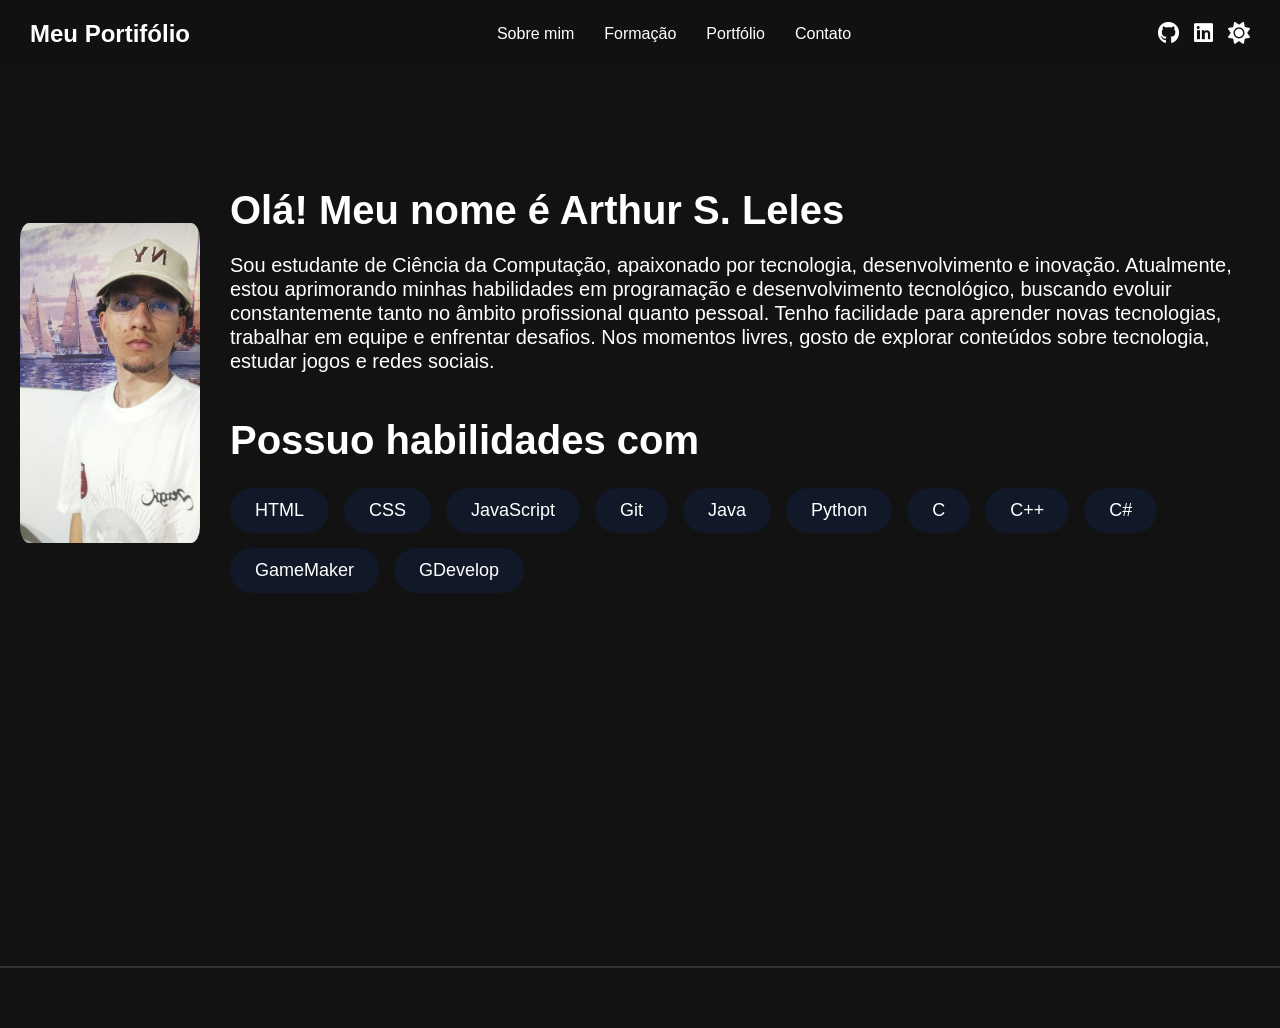
<file: index.html>
<!DOCTYPE html>
<html lang="en">
<head>
    <!-- Configurações Basicas da pagina -->
    <meta charset="UTF-8">
    <meta name="viewport" content="width=device-width, initial-scale=1.0">
    <title>Meu Portfólio</title>

    <!-- CSS arquivo -->
    <link rel="stylesheet" href="style.css">
    <link rel="stylesheet" href="https://cdnjs.cloudflare.com/ajax/libs/font-awesome/6.5.1/css/all.min.css">
</head>
<body>

    <!-- ================= HEADER ================= -->
    <header>
        <nav class="navbar">

            <h1 class="logo"><a href="index.html">Meu Portifólio</a></h1>

            <!-- Botão de menu para celular -->
            <button id="menu-btn">☰</button>

            <!-- Barra de navegaçãoa -->
            <ul id="nav-links">
                <li><a href="index.html">Sobre mim</a></li>
                <li><a href="Formação.html">Formação</a></li>
                <li><a href="portifólio.html">Portfólio</a></li>
                <li><a href="contato.html">Contato</a></li>
            </ul>

            <div class="nav-icons">

                <a href="https://github.com/art720" target="_blank">
                    <i class="fa-brands fa-github"></i>
                </a>

                <a href="https://www.linkedin.com/in/arthur-da-silva-leles-b8b52229b/" target="_blank">
                    <i class="fa-brands fa-linkedin"></i>
                </a>

                <button id="theme-toggle">
                    <i class="fa-solid fa-sun"></i>
                </button>

            </div>
        </nav>
    </header>

    <!-- ================= ABOUT SECTION ================= -->
    <section id="sobre" class="section">
        <div class="side">
            <img src="assets/profile.jpg" alt="Profile Image" class="profile-image">

            <div class="about-text">
                <h2>Olá! Meu nome é Arthur S. Leles</h2>
                
                <div>
                    <p>
                       Sou estudante de Ciência da Computação, apaixonado por tecnologia, desenvolvimento e inovação. Atualmente, estou aprimorando minhas habilidades em programação e desenvolvimento tecnológico, 
                       buscando evoluir constantemente tanto no âmbito profissional quanto pessoal. Tenho facilidade para aprender novas tecnologias, trabalhar em equipe e enfrentar desafios. Nos momentos livres, 
                       gosto de explorar conteúdos sobre tecnologia, estudar jogos e redes sociais.
                    </p>
                </div>
                
                <h2><br>Possuo habilidades com</h2>

                <div class="skills">
                    <span>HTML</span>
                    <span>CSS</span>
                    <span>JavaScript</span>
                    <span>Git</span>
                    <span>Java</span>
                    <span>Python</span>
                    <span>C</span>
                    <span>C++</span>
                    <span>C#</span>
                    <span>GameMaker</span>
                    <span>GDevelop</span>
                </div>

            </div>
        </div>
    </section>

    <!-- JavaScript File -->
    <script src="script.js"></script>

</body>
</html>
</file>
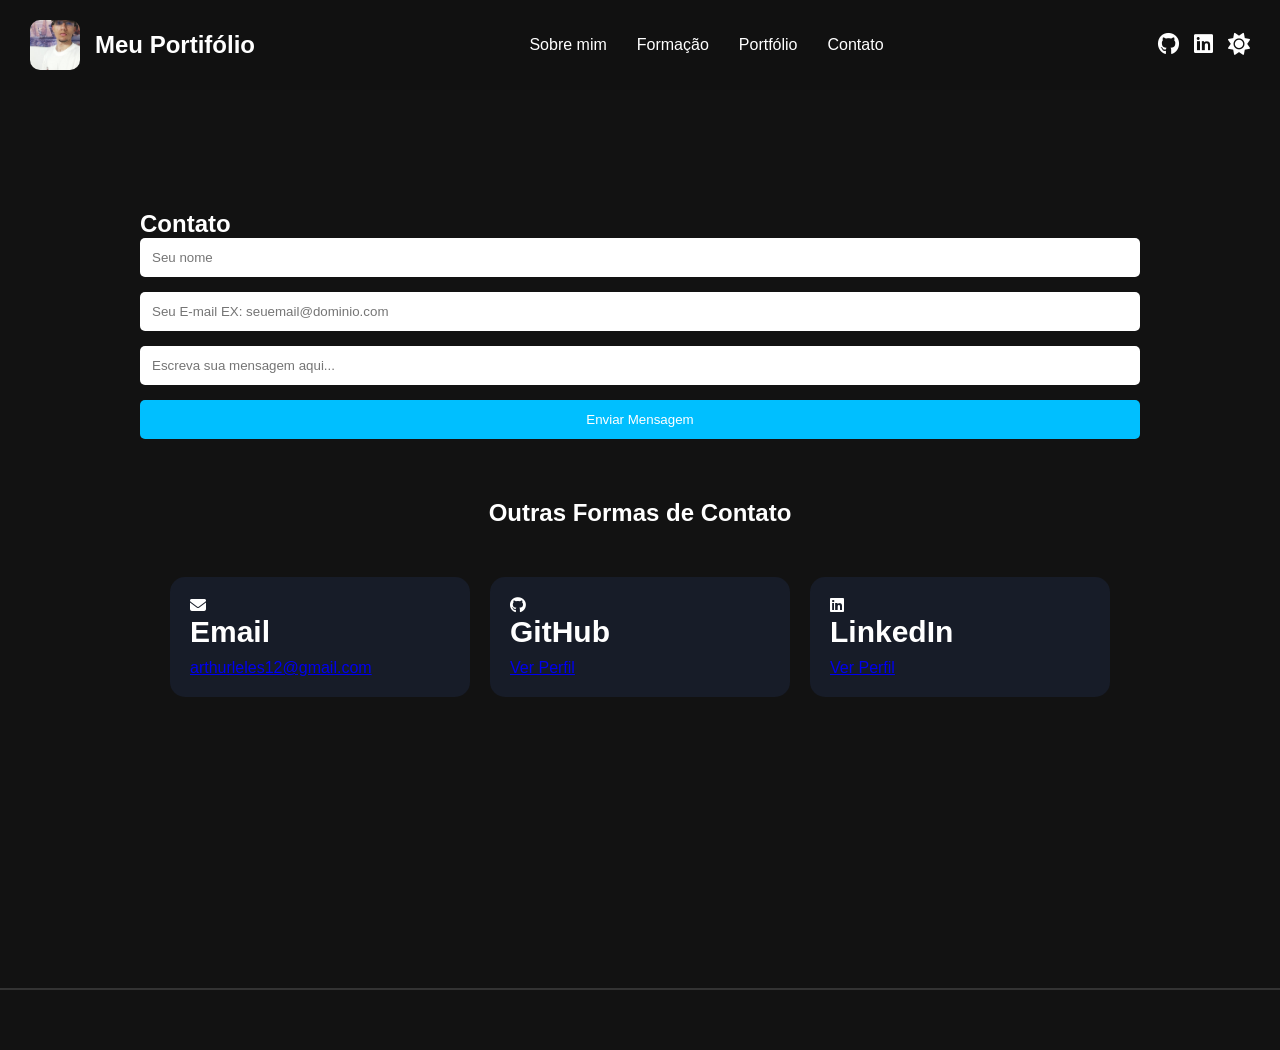
<file: contato.html>
<!DOCTYPE html>
<html lang="en">
<head>
    <!-- Configurações Basicas da pagina -->
    <meta charset="UTF-8">
    <meta name="viewport" content="width=device-width, initial-scale=1.0">
    <title>Contato - Meu Portfólio</title>

    <!-- CSS arquivo -->
    <link rel="stylesheet" href="style.css">
    <link rel="stylesheet" href="https://cdnjs.cloudflare.com/ajax/libs/font-awesome/6.5.1/css/all.min.css">
</head>
<body>

    <!-- ================= HEADER ================= -->
    <header>
        <nav class="navbar">

            <div class="logo">
        <img src="assets/profile.jpg" alt="Minha foto">

            <h1 class="logo"><a href="index.html">Meu Portifólio</a></h1>
            </div>

            <!-- Botão de menu para celular -->
            <button id="menu-btn">☰</button>

            <!-- Barra de navegaçãoa -->
            <ul id="nav-links">
                <li><a href="index.html">Sobre mim</a></li>
                <li><a href="Formação.html">Formação</a></li>
                <li><a href="portifólio.html">Portfólio</a></li>
                <li><a href="contato.html">Contato</a></li>
            </ul>

            <div class="nav-icons">

                <a href="https://github.com/art720" target="_blank">
                    <i class="fa-brands fa-github"></i>
                </a>

                <a href="https://www.linkedin.com/in/arthur-da-silva-leles-b8b52229b/" target="_blank">
                    <i class="fa-brands fa-linkedin"></i>
                </a>

                 <button id="theme-toggle">
                    <i class="fa-solid fa-sun"></i>
                </button>

            </div>
        </nav>
    </header>

    <!-- ================= CONTACT SECTION ================= -->
    <section id="contato" class="section">
        <div class="container">
            <h2>Contato</h2>

            <!-- Contact form -->
            <form id="contact-form">

                <input
                    type="text"
                    id="name"
                    placeholder="Seu nome"
                >

                <input
                    type="email"
                    id="email"
                    placeholder="Seu E-mail EX: seuemail@dominio.com"
                >

                <input
                    type="text"
                    id="message"
                    placeholder="Escreva sua mensagem aqui..."
                ></input>

                <button type="submit">Enviar Mensagem</button>

            </form>
            
            <!-- Outras Formas de Contato -->
            <h2 style="margin-top: 60px; text-align: center;">Outras Formas de Contato</h2>
            
            <section class="formacaotwo">
                <div class="card-formacaotwo">
                    <div class="contact-card">
                        <div class="contact-icon">
                            <i class="fas fa-envelope"></i>
                        </div>
                        <h3>Email</h3>
                        <p><a href="mailto:arthurleles12@gmail.com">arthurleles12@gmail.com</a></p>
                    </div>
                </div>
                
                <div class="card-formacaotwo">
                    <div class="contact-card">
                        <div class="contact-icon">
                            <i class="fab fa-github"></i>
                        </div>
                        <h3>GitHub</h3>
                        <p><a href="https://github.com/art720" target="_blank">Ver Perfil</a></p>
                    </div>
                </div>
                    
                <div class="card-formacaotwo">
                    <div class="contact-card">
                        <div class="contact-icon">
                            <i class="fab fa-linkedin"></i>
                        </div>
                        <h3>LinkedIn</h3>
                        <p><a href="https://www.linkedin.com/in/arthur-da-silva-leles-b8b52229b/" target="_blank">Ver Perfil</a></p>
                    </div>
                </div>

                </div>
            </section>
        </div>
    </section> 
    <!-- JavaScript File -->
    <script src="script.js"></script>

</body>
</html>
</file>
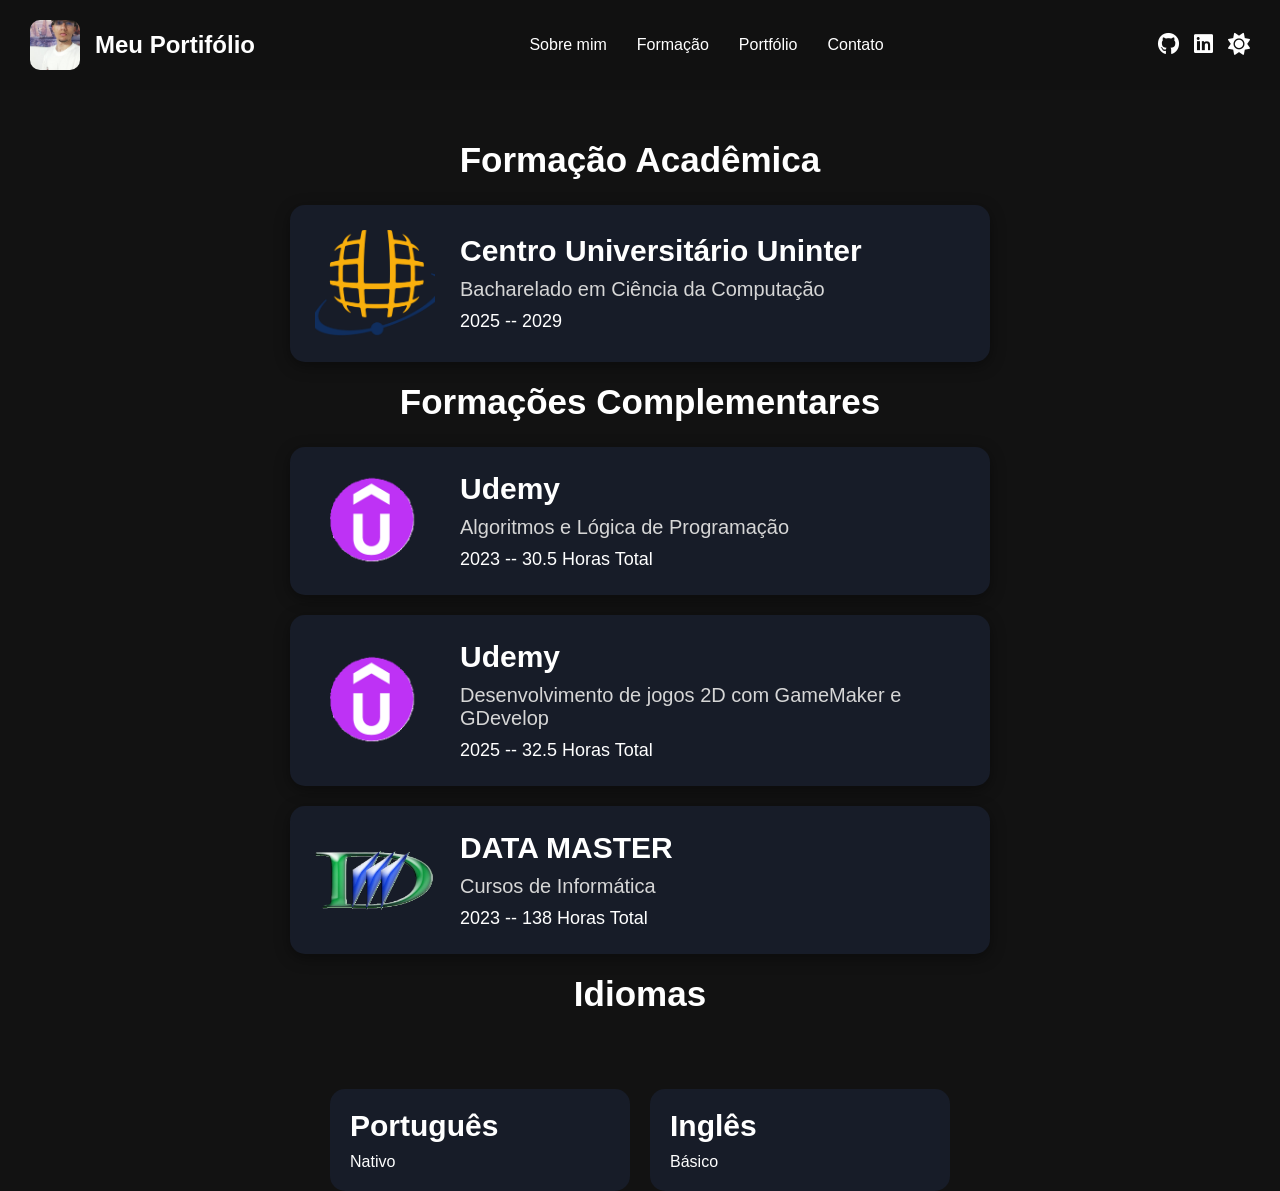
<file: Formação.html>
<!DOCTYPE html>
<html lang="en">
<head>
    <!-- Configurações Basicas da pagina -->
    <meta charset="UTF-8">
    <meta name="viewport" content="width=device-width, initial-scale=1.0">
    <title>Formação - Meu Portfólio</title>

    <!-- CSS arquivo -->
    <link rel="stylesheet" href="style.css">
    <link rel="stylesheet" href="https://cdnjs.cloudflare.com/ajax/libs/font-awesome/6.5.1/css/all.min.css">
</head>
<body>

    <!-- ================= HEADER ================= -->
    <header>
        <nav class="navbar">

            <div class="logo">
        <img src="assets/profile.jpg" alt="Minha foto">

            <h1 class="logo"><a href="index.html">Meu Portifólio</a></h1>
            </div>

            <!-- Botão de menu para celular -->
            <button id="menu-btn">☰</button>

            <!-- Barra de navegaçãoa -->
            <ul id="nav-links">
                <li><a href="index.html">Sobre mim</a></li>
                <li><a href="Formação.html">Formação</a></li>
                <li><a href="portifólio.html">Portfólio</a></li>
                <li><a href="contato.html">Contato</a></li>
            </ul>

            <div class="nav-icons">

                <a href="https://github.com/art720" target="_blank">
                    <i class="fa-brands fa-github"></i>
                </a>

                <a href="https://www.linkedin.com/in/arthur-da-silva-leles-b8b52229b/" target="_blank">
                    <i class="fa-brands fa-linkedin"></i>
                </a>

                 <button id="theme-toggle">
                    <i class="fa-solid fa-sun"></i>
                </button>

            </div>
        </nav>
    </header>

    <!-- ================= EDUCATION SECTION ================= -->
<section class="formacao">

    <h2>Formação Acadêmica</h2>

        <div class="card-formacao">

            <img src="assets/Uninter.png" alt="Ícone">

            <div class="info">
                <h3>Centro Universitário Uninter</h3>

                <p>Bacharelado em Ciência da Computação</p>

                <span>2025 -- 2029</span>
            </div>
        </div>

    <h2>Formações Complementares</h2>

        <div class="card-formacao">

            <img src="assets/U.png" alt="Ícone">

            <div class="info">
                <h3>Udemy</h3>

                <p>Algoritmos e Lógica de Programação</p>

                <span>2023 -- 30.5 Horas Total</span>
            </div>
        </div>

        <div class="card-formacao">

            <img src="assets/U.png" alt="Ícone">

            <div class="info">
                <h3>Udemy</h3>

                <p>Desenvolvimento de jogos 2D com GameMaker e GDevelop</p>

                <span>2025 -- 32.5 Horas Total</span>
            </div>
        </div>

        <div class="card-formacao">

                <img src="assets/Data.png" alt="Ícone">

                <div class="info">
                    <h3>DATA MASTER</h3>

                    <p>Cursos de Informática</p>

                    <span>2023 -- 138 Horas Total</span>
                </div>
            </div>

    <h2>Idiomas</h2>

    <section class="formacaotwo">

        <div class="card-formacaotwo">
            <h3>Português</h3>
            <span>Nativo</span>
        </div>

         <div class="card-formacaotwo">
            <h3>Inglês</h3>
            <span>Básico</span>
        </div>

    </section>
    
</section>

    <!-- JavaScript File -->
    <script src="script.js"></script>

</body>
</html>
</file>
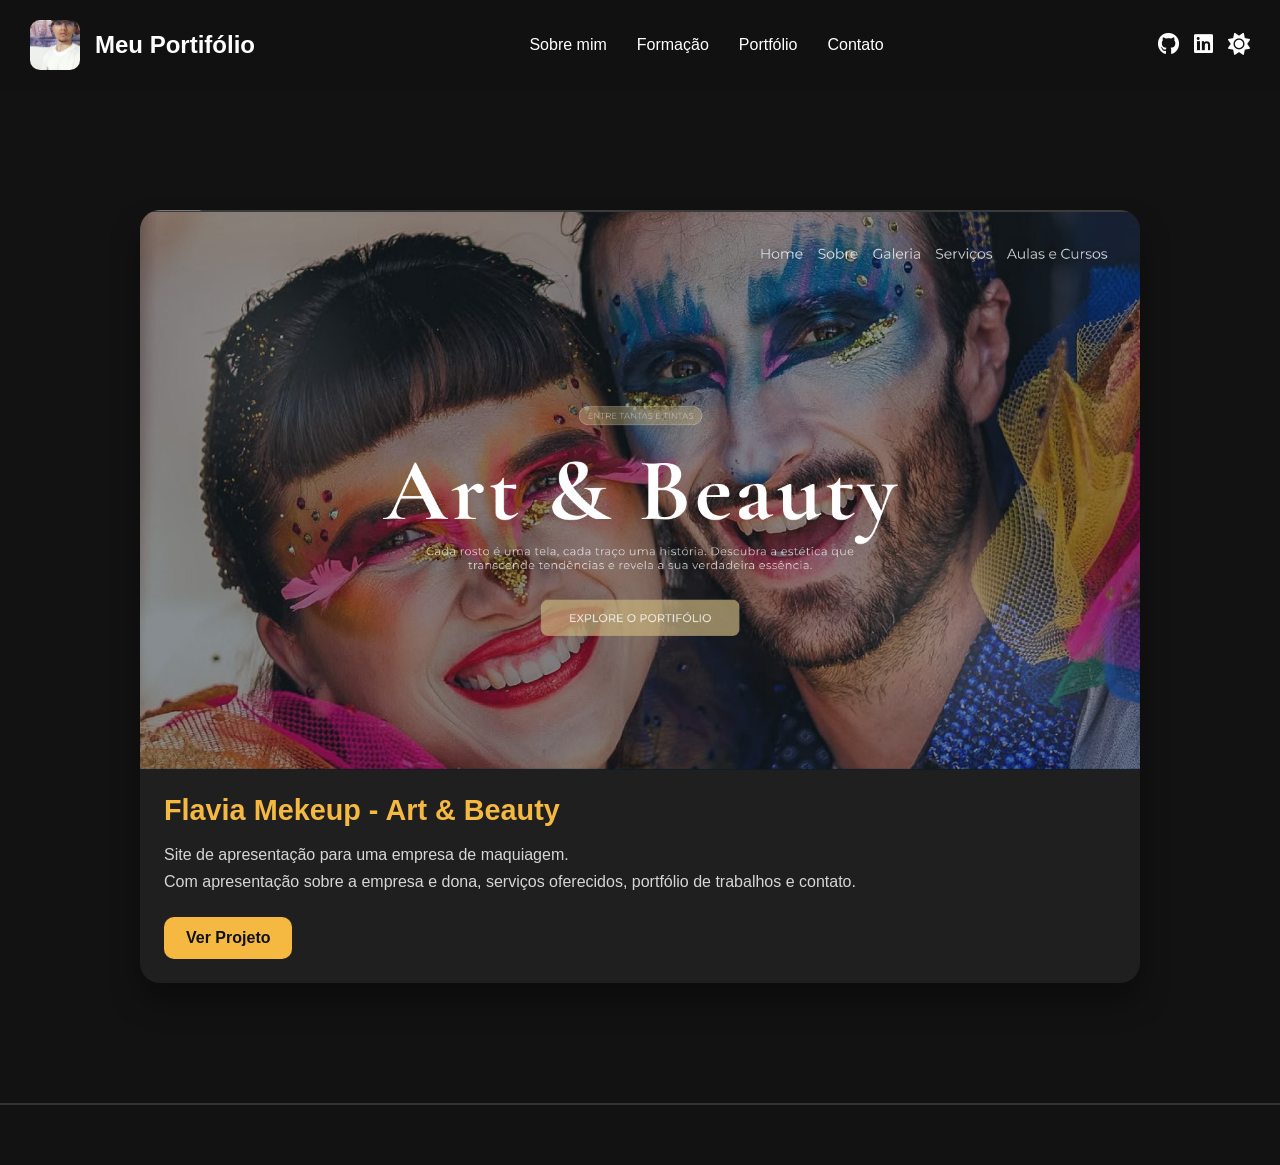
<file: portifólio.html>
<!DOCTYPE html>
<html lang="en">
<head>
    <!-- Configurações Basicas da pagina -->
    <meta charset="UTF-8">
    <meta name="viewport" content="width=device-width, initial-scale=1.0">
    <title>Portfólio - Meu Portfólio</title>

    <!-- CSS arquivo -->
    <link rel="stylesheet" href="style.css">
    <link rel="stylesheet" href="https://cdnjs.cloudflare.com/ajax/libs/font-awesome/6.5.1/css/all.min.css">
</head>
<body>

    <!-- ================= HEADER ================= -->
    <header>
        <nav class="navbar">

            <div class="logo">
        <img src="assets/profile.jpg" alt="Minha foto">

            <h1 class="logo"><a href="index.html">Meu Portifólio</a></h1>
            </div>
            <!-- Botão de menu para celular -->
            <button id="menu-btn">☰</button>

            <!-- Barra de navegaçãoa -->
            <ul id="nav-links">
                <li><a href="index.html">Sobre mim</a></li>
                <li><a href="Formação.html">Formação</a></li>
                <li><a href="portifólio.html">Portfólio</a></li>
                <li><a href="contato.html">Contato</a></li>
            </ul>

            <div class="nav-icons">

                <a href="https://github.com/art720" target="_blank">
                    <i class="fa-brands fa-github"></i>
                </a>

                <a href="https://www.linkedin.com/in/arthur-da-silva-leles-b8b52229b/" target="_blank">
                    <i class="fa-brands fa-linkedin"></i>
                </a>

                 <button id="theme-toggle">
                    <i class="fa-solid fa-sun"></i>
                </button>

            </div>
        </nav>
    </header>

    <!-- ================= PORTFOLIO SECTION ================= -->
    <section id="portfolio" class="section">
        <div class="container">

            <div class="projects">

                <div class="project-card">
                    <img src="assets/Flavia.jpg" alt="Flavia Mekeup - Art & Beauty" class="project-card-img">
                    <div class="card-content">
                        <h3>Flavia Mekeup - Art & Beauty</h3>
                        <p>Site de apresentação para uma empresa de maquiagem.
                            <br>Com apresentação sobre a empresa e dona, serviços oferecidos, portfólio de trabalhos e contato.
                        </p>
                        <a href="https://github.com/PedroLeles05/Projeto-art-beauty" target="_blank">Ver Projeto</a>
                    </div>
                </div>
            </div>
        </div>
    </section>

    <!-- JavaScript File -->
    <script src="script.js"></script>

</body>
</html>
</file>
<file: style.css>
/* ================= GENERAL ================= */

* {
    margin: 0;
    padding: 0;
    box-sizing: border-box;
}

body {
    font-family: Arial, sans-serif;
    background-color: #121212;
    color: white;
    transition: 0.3s;
}

/* ================= LIGHT THEME ================= */

body.light-mode {
    background-color: #f4f4f4;
    color: #222;
}

/* ================= NAVBAR ================= */

.logo{
    display: flex;

    align-items: center;

    gap: 15px;
}

.logo img{
    width: 50px;
    height: 50px;

    border-radius: 10px;

    object-fit: cover;

}

.logo a {
    color: white;
    text-decoration: none;
}

body.light-mode .logo a {
    color: #222;
}

nav{
    background-color: #111;

    display: flex;
    justify-content: space-between;
    align-items: center;

    padding: 20px 30px;
    transition: 0.3s;
}

body.light-mode nav{
    background-color: #e0e0e0;
}

ul{
    display: flex;
    gap: 30px;

    list-style: none;
}

ul a{
    color: white;
    text-decoration: none;
    transition: 0.3s;
}

body.light-mode ul a{
    color: #222;
}

.nav-icons{
    display: flex;
    align-items: center;
    gap: 15px;
}

.nav-icons a{
    color: white;
    font-size: 22px;

    transition: 0.3s;
}

body.light-mode .nav-icons a{
    color: #222;
}

.nav-icons a:hover{
    color: #f5b942;
    transform: scale(1.1);
}

#theme-toggle{
    background: none;
    border: none;
    color: #f5b942;
    font-size: 24px;
    cursor: pointer;
}

/* ================= BUTTONS ================= */

#menu-btn,
#theme-toggle {
    background: none;
    border: none;
    color: white;
    font-size: 22px;
    cursor: pointer;
}

body.light-mode #menu-btn,
body.light-mode #theme-toggle {
    color: black;
}

/* Hide mobile button on desktop */

#menu-btn {
    display: none;
}

/* ================= SECTIONS ================= */

.section {
    min-height: 100vh;
    padding: 120px 20px;
    margin-bottom: 60px;
    border-bottom: 2px solid #333;
}

body.light-mode .section {
    border-bottom: 2px solid #ddd;
}

.section:last-child {
    border-bottom: none;
}

.container {
    max-width: 1000px;
    margin: auto;
}

.side {
    display: flex;
    align-items: center;
    gap: 30px;
}

/* ================= PROFILE IMAGE ================= */

.profile-image {
    width: 180px;
    border-radius: 5%;
    margin-bottom: 15px;
}


/* ================= CARDS ================= */

.card,
.project-card {
    background: #1f1f1f;
    padding: 20px;
    margin-top: 20px;
    border-radius: 10px;
    transition: transform 0.3s;
}

body.light-mode .card,
body.light-mode .project-card {
    background: white;
}

.card:hover,
.project-card:hover {
    transform: translateY(-5px);
}

/* ================= PROJECTS ================= */

.projects {
    display: grid;
    grid-template-columns: repeat(auto-fit, minmax(250px, 1fr));
    gap: 20px;
}

.project-card {
    background: #1f1f1f;
    padding: 0;
    margin-top: 0;
    border-radius: 20px;
    overflow: hidden;
    box-shadow: 0 18px 30px rgba(0, 0, 0, 0.35);
    transition: transform 0.3s, box-shadow 0.3s;
}

.project-card:hover {
    transform: translateY(-5px);
    box-shadow: 0 24px 40px rgba(0, 0, 0, 0.45);
}

.project-card-img {
    width: 100%;
    display: block;
    height: auto;
    object-fit: cover;
}

.project-card .card-content {
    padding: 24px;
}

.project-card h3 {
    color: #f5b942;
    font-size: 1.8rem;
    margin-bottom: 14px;
}

.project-card p {
    color: #d6d6d6;
    line-height: 1.7;
    margin-bottom: 22px;
}

.project-card a {
    display: inline-flex;
    align-items: center;
    justify-content: center;
    padding: 12px 22px;
    background: #f5b942;
    color: #111;
    border-radius: 10px;
    text-decoration: none;
    font-weight: 700;
    transition: background 0.3s;
}

.project-card a:hover {
    background: #e09f29;
}

body.light-mode .project-card {
    background: #1f1f1f;
}

body.light-mode .project-card h3 {
    color: #e09f29;
}

body.light-mode .project-card p {
    color: white;
}

body.light-mode .project-card a {
    background: #e09f29;
    color: black;
}

/* ================= FORM ================= */

form {
    display: flex;
    flex-direction: column;
    gap: 15px;
}

input,
textarea {
    padding: 12px;
    border: none;
    border-radius: 5px;
}

button[type="submit"] {
    padding: 12px;
    border: none;
    background: #00bfff;
    color: white;
    cursor: pointer;
    border-radius: 5px;
    transition: 0.3s;
}

button[type="submit"]:hover {
    opacity: 0.8;
}

/* ================= RESPONSIVE ================= */

@media (max-width: 768px) {

    #menu-btn {
        display: block;
    }

    #nav-links {
        display: none;
        flex-direction: column;
        background: #1e1e1e;
        position: absolute;
        top: 70px;
        right: 0;
        width: 200px;
        padding: 20px;
    }

    #nav-links.active {
        display: flex;
    }
}

.about-text h2 {
    font-size: 40px;
    margin-bottom: 20px;
}

/* =============== Extra =============== */
.about-text p {
    font-size: 20px;
    line-height: 1.2;
}

.skills {
    display: flex;
    flex-wrap: wrap;
    gap: 15px;
    margin-top: 25px;
}

.skills span {
    background-color: #111827;
    color: white;
    padding: 12px 25px;
    border-radius: 30px;
    font-size: 18px;
    transition: 0.3s;
}

.skills span:hover {
    background-color: #2563eb;
    transform: scale(1.05);
}

/* =========== Formação =============== */
.formacao{
    display: flex;
    flex-direction: column;
    align-items: center;

    margin-top: 50px;
}

.formacao h2{
    color: white;
    font-size: 35px;

    margin-bottom: 25px;
}

body.light-mode .formacao h2 {
    color: #222;
}

.formacao side{
    display: flex;

    gap: 20px;
}


.card-formacao{
    margin-bottom: 20px;

    width: 700px;

    background-color: #171c28;

    border-radius: 15px;

    padding: 25px;

    display: flex;
    align-items: center;
    gap: 25px;

    box-shadow: 0 4px 15px rgba(0,0,0,0.4);

    transition: 0.3s;
}

.card-formacao:hover{
    transform: translateY(-5px);
}

.card-formacao img{
    width: 120px;
}

.info h3{
    color: white;
    font-size: 30px;

    margin-bottom: 10px;
}

body.light-mode .info h3 {
    color: white;
}

.info p{
    color: #d6d6d6;

    font-size: 20px;

    margin-bottom: 10px;
}

body.light-mode .info p {
    color: white;
}

.info span{
    color: #ffffff;

    font-size: 18px;
}

body.light-mode .info span {
    color: white;
}

.formacaotwo{
    display: flex;

    justify-content: center;

    gap: 20px;

    margin-top: 50px;
}  


.card-formacaotwo{
    width: 300px;

    background-color: #171c28;

    padding: 20px;

    border-radius: 15px;

    color: white;
}

body.light-mode .card-formacaotwo {
    background-color: #171c28;
    color: white;
}

.card-formacaotwo:hover{
    transform: translateY(-10px);
}

.card-formacaotwo h3{
    font-size: 30px;

    margin-bottom: 10px;
}
</file>
